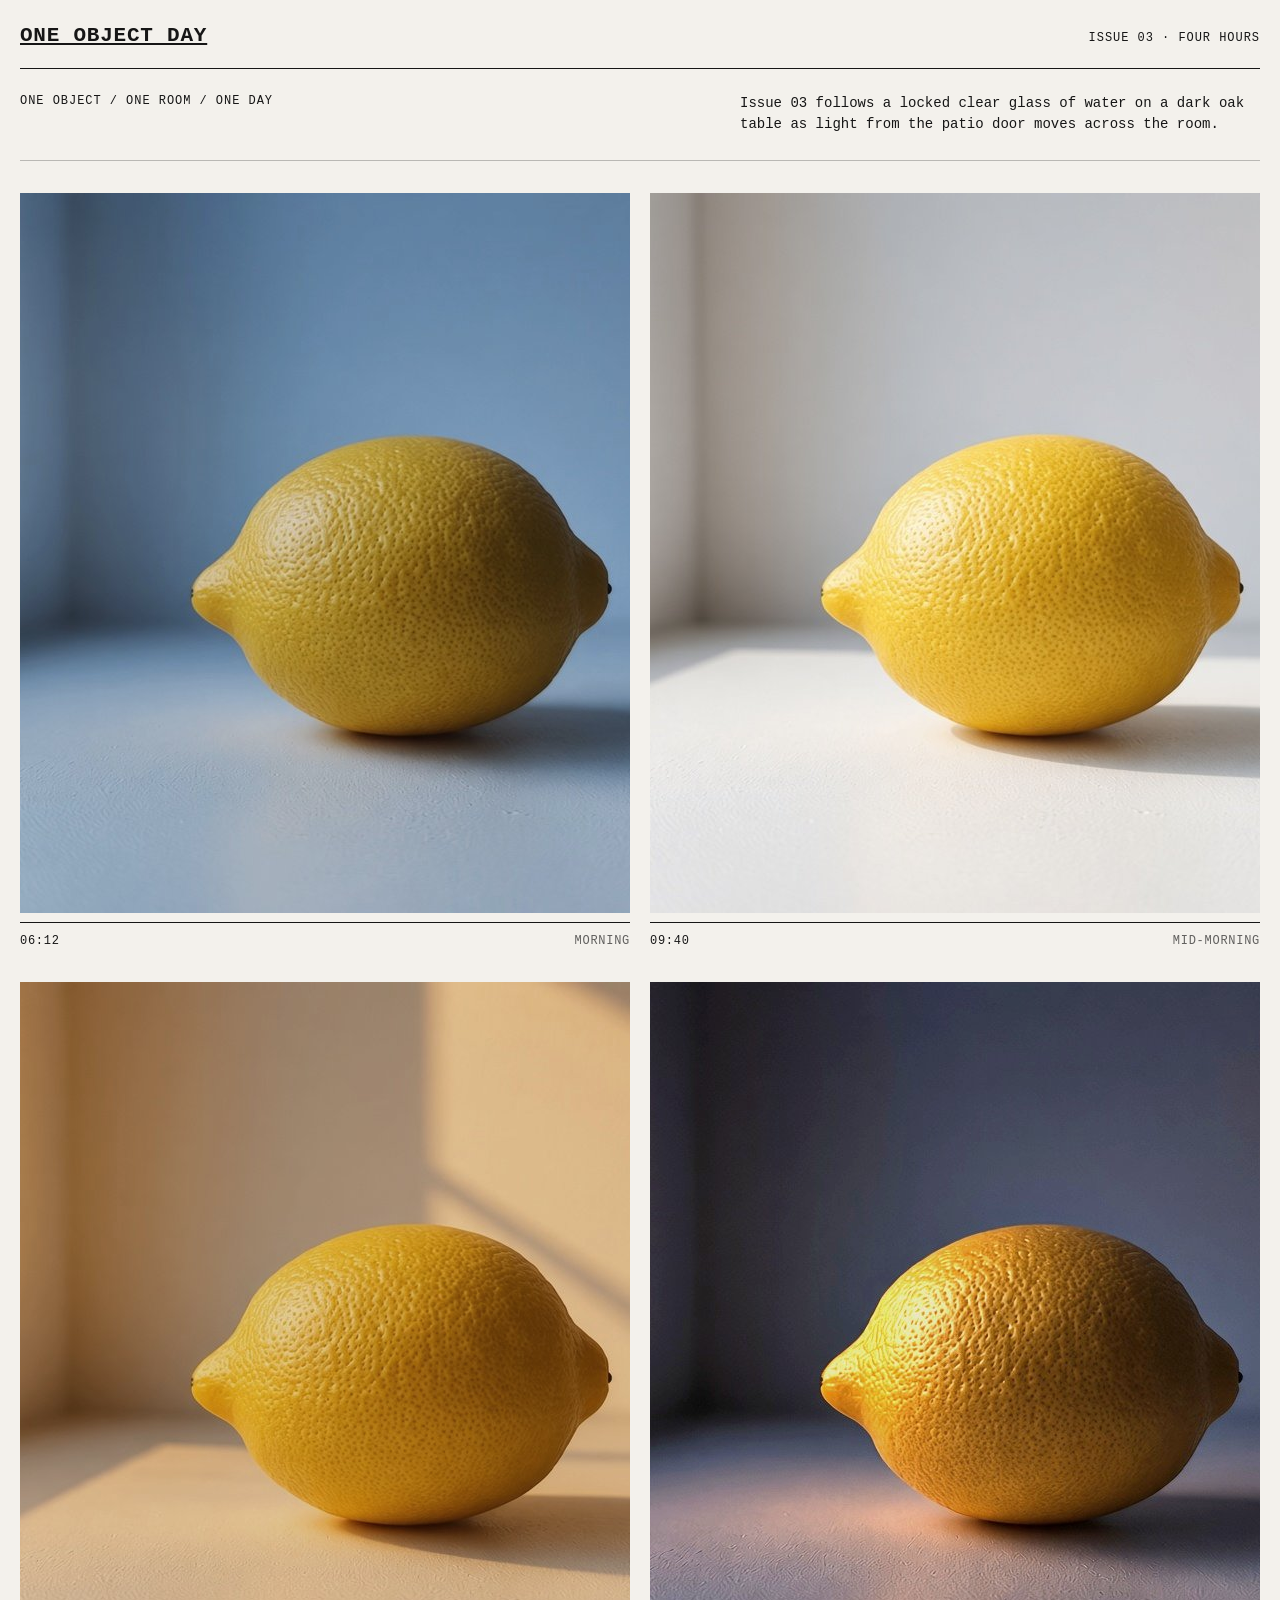
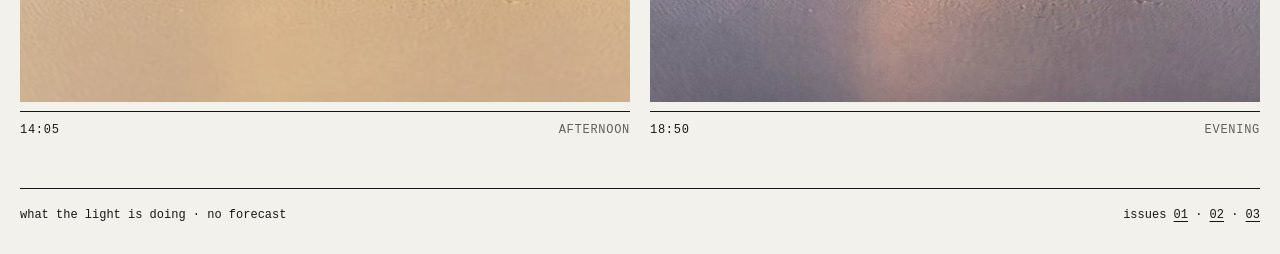
<file: index.html>
<!doctype html>
<html lang="en">
<head>
  <meta charset="utf-8">
  <meta name="viewport" content="width=device-width, initial-scale=1">
  <title>Issue 03 — One Object Day</title>
  <meta name="description" content="One object, observed over four hours of light.">
  <meta property="og:title" content="Issue 03 — One Object Day">
  <meta property="og:description" content="A clear glass of water on a dark oak table, observed across four hours of light from a patio door.">
  <meta property="og:type" content="website">
  <meta property="og:image" content="https://one-object-day.vercel.app/og-morning.jpg">
  <link rel="stylesheet" href="style.css">
</head>
<body>
  <div class="site-shell">
    <header class="site-header">
      <a class="masthead" href="./">One Object Day</a>
      <p class="issue-mark">issue 03 · four hours</p>
    </header>
    <main>
      <section class="intro" aria-label="Issue introduction">
        <p class="kicker">One object / one room / one day</p>
        <p>Issue 03 follows a locked clear glass of water on a dark oak table as light from the patio door moves across the room.</p>
      </section>
      <section class="day-grid" aria-label="Four parts of the day">
      <figure class="day-part">
        <a href="morning.jpg" aria-label="06:12 morning">
          <img src="morning.jpg" alt="The same clear glass of water on the oak table, morning." loading="eager" width="1280" height="720">
        </a>
        <figcaption class="caption"><span>06:12</span><span>morning</span></figcaption>
      </figure>
      <figure class="day-part">
        <a href="mid-morning.jpg" aria-label="09:40 mid-morning">
          <img src="mid-morning.jpg" alt="The same clear glass of water on the oak table, mid-morning." loading="lazy" width="1280" height="720">
        </a>
        <figcaption class="caption"><span>09:40</span><span>mid-morning</span></figcaption>
      </figure>
      <figure class="day-part">
        <a href="afternoon.jpg" aria-label="14:05 afternoon">
          <img src="afternoon.jpg" alt="The same clear glass of water on the oak table, afternoon." loading="lazy" width="1280" height="720">
        </a>
        <figcaption class="caption"><span>14:05</span><span>afternoon</span></figcaption>
      </figure>
      <figure class="day-part">
        <a href="evening.jpg" aria-label="18:50 evening">
          <img src="evening.jpg" alt="The same clear glass of water on the oak table, evening." loading="lazy" width="1280" height="720">
        </a>
        <figcaption class="caption"><span>18:50</span><span>evening</span></figcaption>
      </figure>
      </section>
    </main>
    <footer class="site-footer">
      <p>what the light is doing · no forecast</p>
      <p>issues <a href="./01/">01</a> · <a href="./02/">02</a> · <a href="./03/">03</a></p>
    </footer>
  </div>
</body>
</html>
</file>
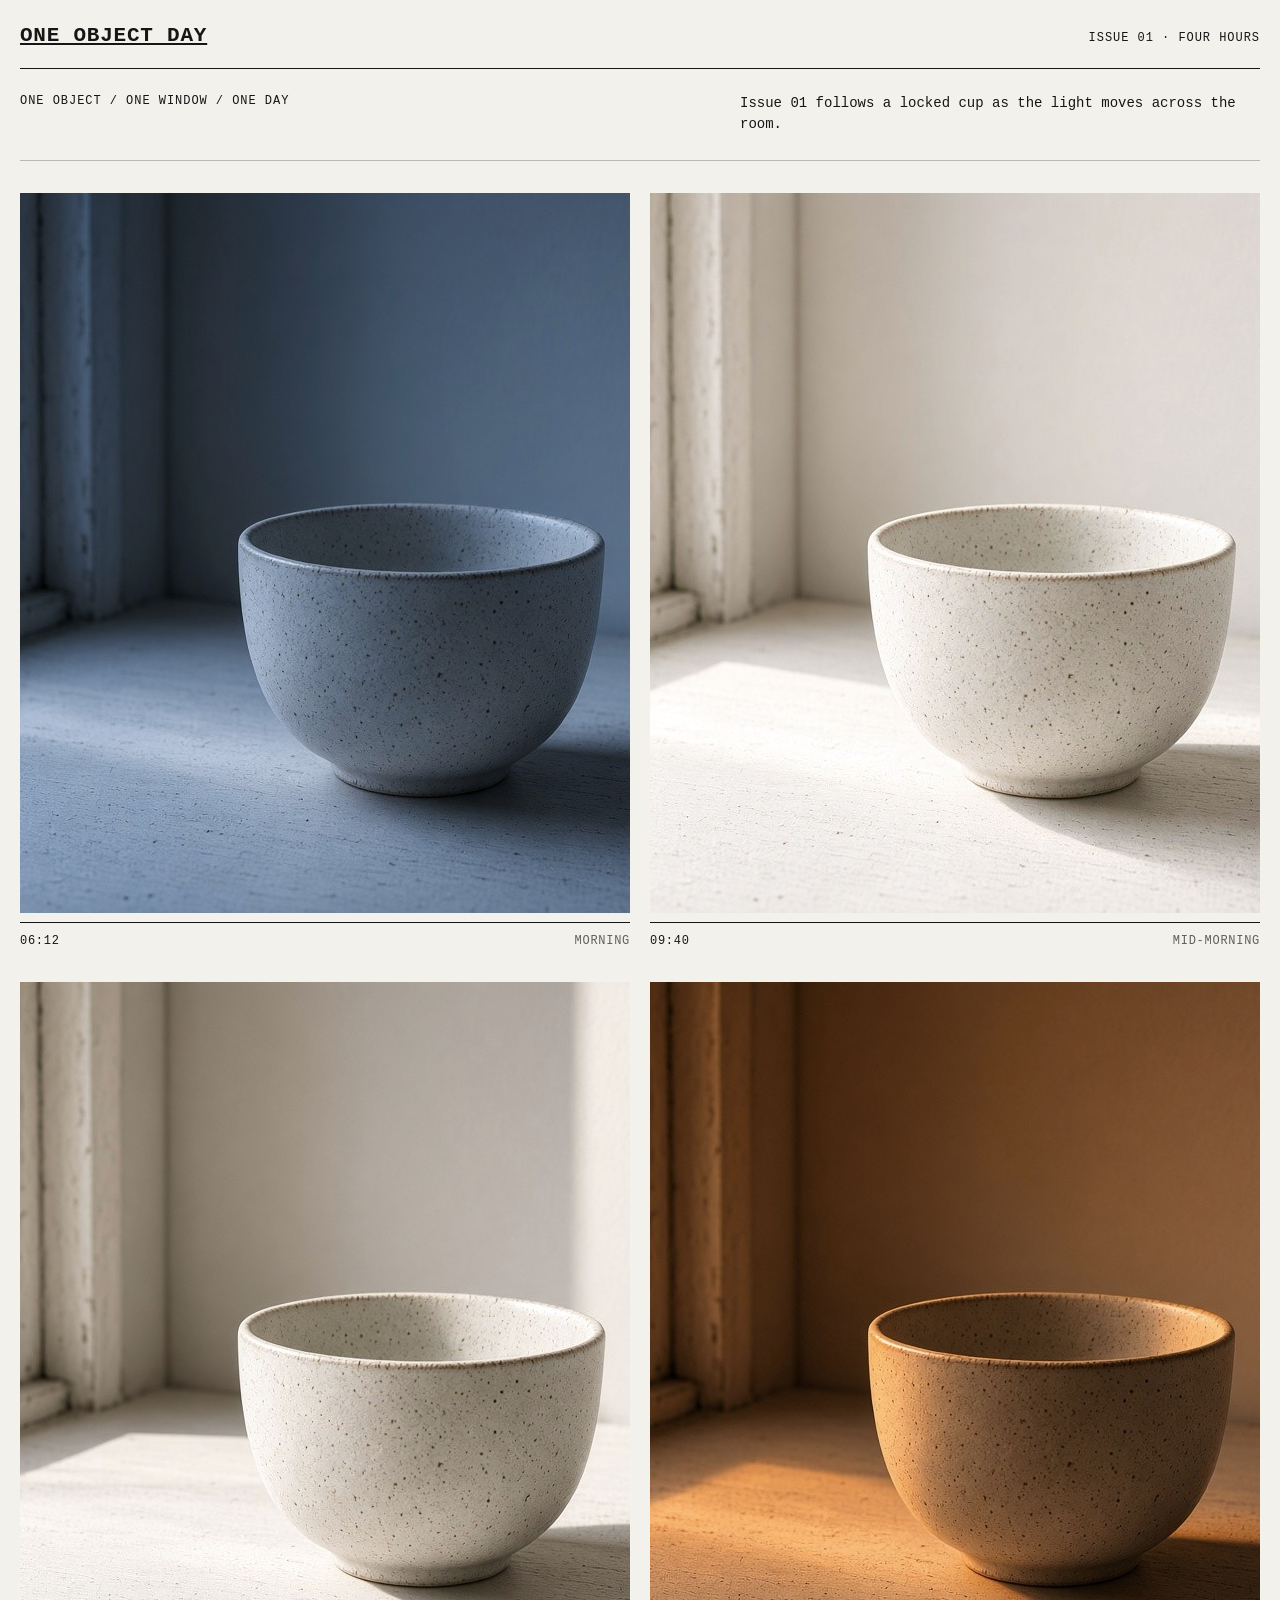
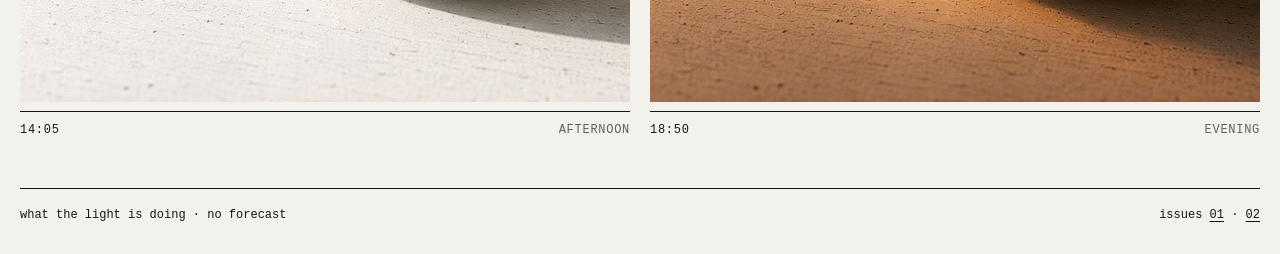
<file: 01/index.html>
<!doctype html>
<html lang="en">
<head>
  <meta charset="utf-8">
  <meta name="viewport" content="width=device-width, initial-scale=1">
  <title>Issue 01 — One Object Day</title>
  <meta name="description" content="One object, observed by the window over four hours.">
  <meta property="og:title" content="Issue 01 — One Object Day">
  <meta property="og:description" content="One object, observed by the window over four hours.">
  <meta property="og:type" content="website">
  <meta property="og:image" content="https://one-object-day.vercel.app/01/morning.jpg">
  <link rel="stylesheet" href="../style.css">
</head>
<body>
  <div class="site-shell">
    <header class="site-header">
      <a class="masthead" href="../">One Object Day</a>
      <p class="issue-mark">issue 01 · four hours</p>
    </header>
    <main>
      <section class="intro" aria-label="Issue introduction">
        <p class="kicker">One object / one window / one day</p>
        <p>Issue 01 follows a locked cup as the light moves across the room.</p>
      </section>
      <section class="day-grid" aria-label="Four parts of the day">
      <figure class="day-part">
        <a href="morning.jpg" aria-label="06:12 morning">
          <img src="morning.jpg" alt="The same cup by the window, morning." loading="eager" width="1280" height="720">
        </a>
        <figcaption class="caption"><span>06:12</span><span>morning</span></figcaption>
      </figure>
      <figure class="day-part">
        <a href="mid-morning.jpg" aria-label="09:40 mid-morning">
          <img src="mid-morning.jpg" alt="The same cup by the window, mid-morning." loading="lazy" width="1280" height="720">
        </a>
        <figcaption class="caption"><span>09:40</span><span>mid-morning</span></figcaption>
      </figure>
      <figure class="day-part">
        <a href="afternoon.jpg" aria-label="14:05 afternoon">
          <img src="afternoon.jpg" alt="The same cup by the window, afternoon." loading="lazy" width="1280" height="720">
        </a>
        <figcaption class="caption"><span>14:05</span><span>afternoon</span></figcaption>
      </figure>
      <figure class="day-part">
        <a href="evening.jpg" aria-label="18:50 evening">
          <img src="evening.jpg" alt="The same cup by the window, evening." loading="lazy" width="1280" height="720">
        </a>
        <figcaption class="caption"><span>18:50</span><span>evening</span></figcaption>
      </figure>
      </section>
    </main>
    <footer class="site-footer">
      <p>what the light is doing · no forecast</p>
      <p>issues <a href="./">01</a> · <a href="../02/">02</a></p>
    </footer>
  </div>
</body>
</html>
</file>
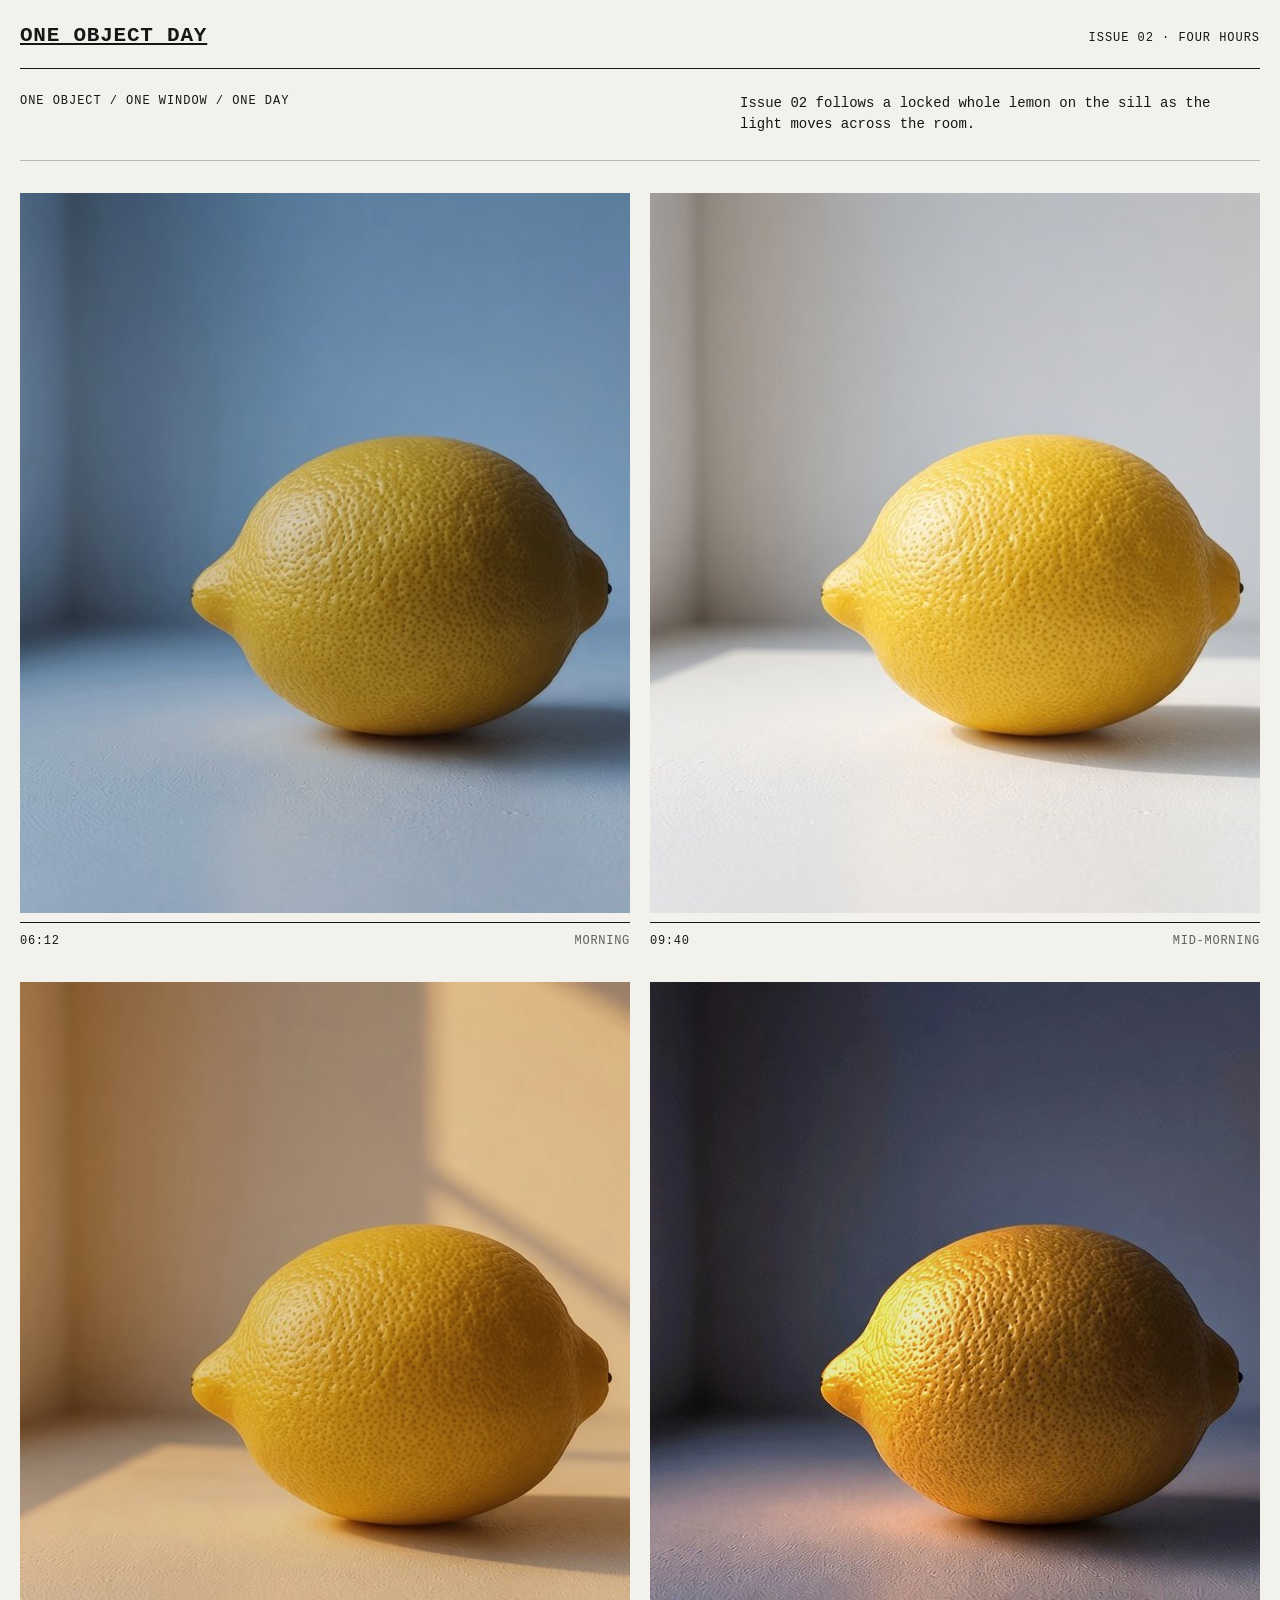
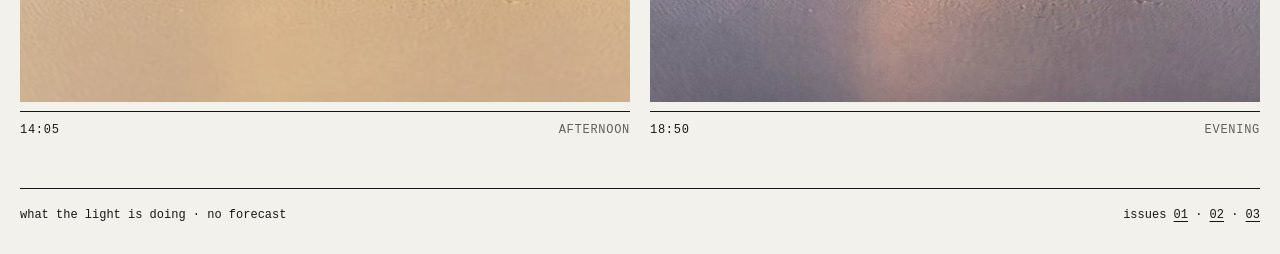
<file: 02/index.html>
<!doctype html>
<html lang="en">
<head>
  <meta charset="utf-8">
  <meta name="viewport" content="width=device-width, initial-scale=1">
  <title>Issue 02 — One Object Day</title>
  <meta name="description" content="One object, observed by the window over four hours.">
  <meta property="og:title" content="Issue 02 — One Object Day">
  <meta property="og:description" content="A whole lemon on the sill, observed across four hours of light.">
  <meta property="og:type" content="website">
  <meta property="og:image" content="https://one-object-day.vercel.app/02/og-morning.jpg">
  <link rel="stylesheet" href="../style.css">
</head>
<body>
  <div class="site-shell">
    <header class="site-header">
      <a class="masthead" href="../">One Object Day</a>
      <p class="issue-mark">issue 02 · four hours</p>
    </header>
    <main>
      <section class="intro" aria-label="Issue introduction">
        <p class="kicker">One object / one window / one day</p>
        <p>Issue 02 follows a locked whole lemon on the sill as the light moves across the room.</p>
      </section>
      <section class="day-grid" aria-label="Four parts of the day">
      <figure class="day-part">
        <a href="morning.jpg" aria-label="06:12 morning">
          <img src="morning.jpg" alt="The same whole lemon on the sill by the window, morning." loading="eager" width="1280" height="720">
        </a>
        <figcaption class="caption"><span>06:12</span><span>morning</span></figcaption>
      </figure>
      <figure class="day-part">
        <a href="mid-morning.jpg" aria-label="09:40 mid-morning">
          <img src="mid-morning.jpg" alt="The same whole lemon on the sill by the window, mid-morning." loading="lazy" width="1280" height="720">
        </a>
        <figcaption class="caption"><span>09:40</span><span>mid-morning</span></figcaption>
      </figure>
      <figure class="day-part">
        <a href="afternoon.jpg" aria-label="14:05 afternoon">
          <img src="afternoon.jpg" alt="The same whole lemon on the sill by the window, afternoon." loading="lazy" width="1280" height="720">
        </a>
        <figcaption class="caption"><span>14:05</span><span>afternoon</span></figcaption>
      </figure>
      <figure class="day-part">
        <a href="evening.jpg" aria-label="18:50 evening">
          <img src="evening.jpg" alt="The same whole lemon on the sill by the window, evening." loading="lazy" width="1280" height="720">
        </a>
        <figcaption class="caption"><span>18:50</span><span>evening</span></figcaption>
      </figure>
      </section>
    </main>
    <footer class="site-footer">
      <p>what the light is doing · no forecast</p>
      <p>issues <a href="../01/">01</a> · <a href="./">02</a> · <a href="../03/">03</a></p>
    </footer>
  </div>
</body>
</html>
</file>
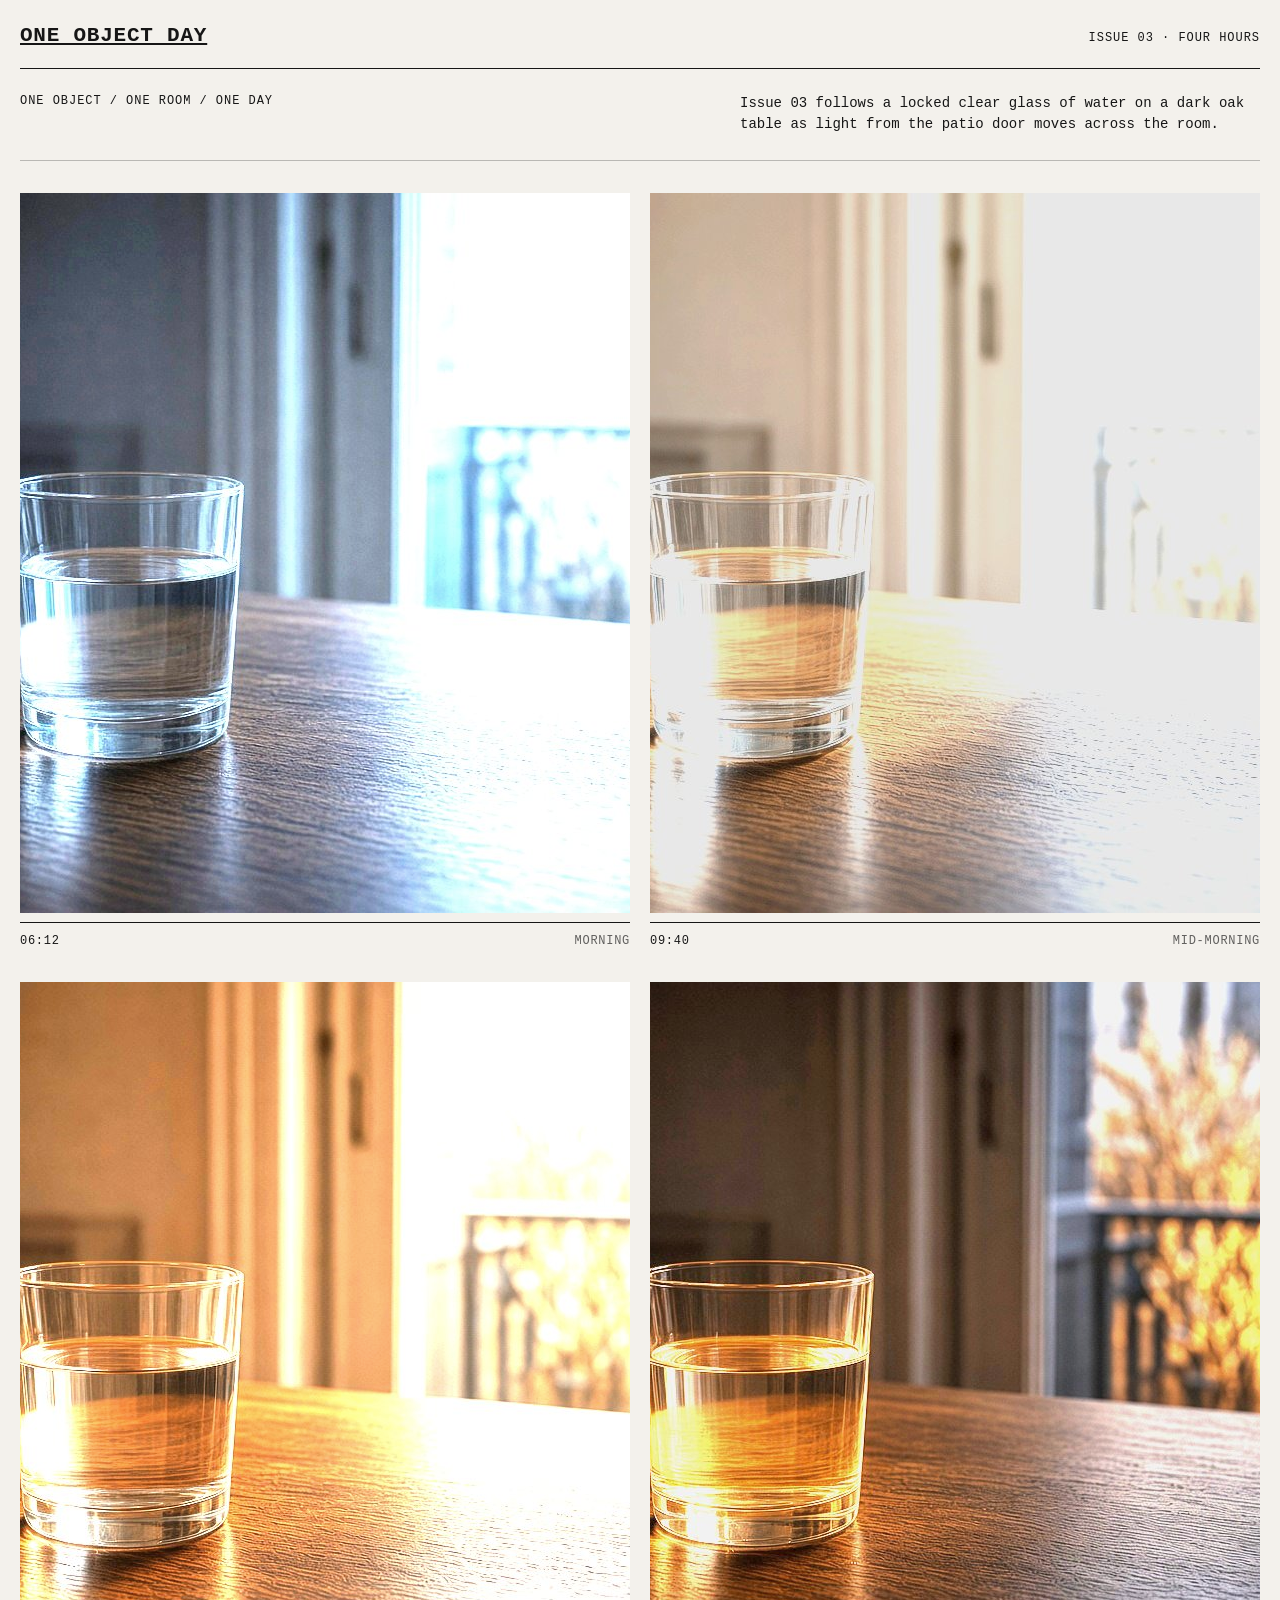
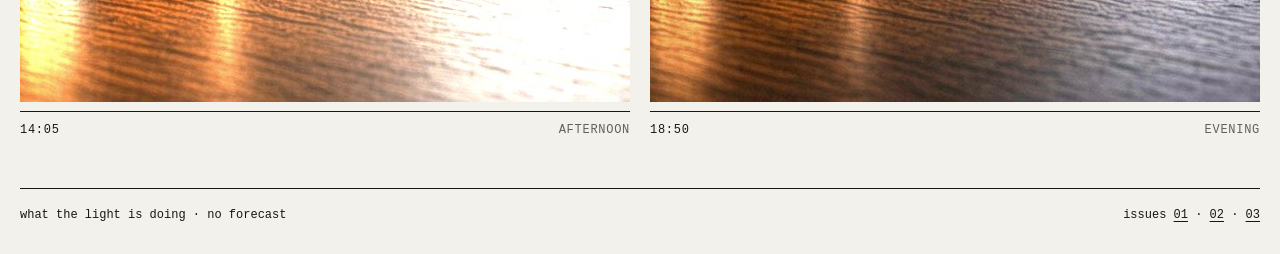
<file: 03/index.html>
<!doctype html>
<html lang="en">
<head>
  <meta charset="utf-8">
  <meta name="viewport" content="width=device-width, initial-scale=1">
  <title>Issue 03 — One Object Day</title>
  <meta name="description" content="One object, observed over four hours of light.">
  <meta property="og:title" content="Issue 03 — One Object Day">
  <meta property="og:description" content="A clear glass of water on a dark oak table, observed across four hours of light from a patio door.">
  <meta property="og:type" content="website">
  <meta property="og:image" content="https://one-object-day.vercel.app/03/og-morning.jpg">
  <link rel="stylesheet" href="../style.css">
</head>
<body>
  <div class="site-shell">
    <header class="site-header">
      <a class="masthead" href="../">One Object Day</a>
      <p class="issue-mark">issue 03 · four hours</p>
    </header>
    <main>
      <section class="intro" aria-label="Issue introduction">
        <p class="kicker">One object / one room / one day</p>
        <p>Issue 03 follows a locked clear glass of water on a dark oak table as light from the patio door moves across the room.</p>
      </section>
      <section class="day-grid" aria-label="Four parts of the day">
      <figure class="day-part">
        <a href="morning.jpg" aria-label="06:12 morning">
          <img src="morning.jpg" alt="The same clear glass of water on the oak table, morning." loading="eager" width="1280" height="720">
        </a>
        <figcaption class="caption"><span>06:12</span><span>morning</span></figcaption>
      </figure>
      <figure class="day-part">
        <a href="mid-morning.jpg" aria-label="09:40 mid-morning">
          <img src="mid-morning.jpg" alt="The same clear glass of water on the oak table, mid-morning." loading="lazy" width="1280" height="720">
        </a>
        <figcaption class="caption"><span>09:40</span><span>mid-morning</span></figcaption>
      </figure>
      <figure class="day-part">
        <a href="afternoon.jpg" aria-label="14:05 afternoon">
          <img src="afternoon.jpg" alt="The same clear glass of water on the oak table, afternoon." loading="lazy" width="1280" height="720">
        </a>
        <figcaption class="caption"><span>14:05</span><span>afternoon</span></figcaption>
      </figure>
      <figure class="day-part">
        <a href="evening.jpg" aria-label="18:50 evening">
          <img src="evening.jpg" alt="The same clear glass of water on the oak table, evening." loading="lazy" width="1280" height="720">
        </a>
        <figcaption class="caption"><span>18:50</span><span>evening</span></figcaption>
      </figure>
      </section>
    </main>
    <footer class="site-footer">
      <p>what the light is doing · no forecast</p>
      <p>issues <a href="../01/">01</a> · <a href="../02/">02</a> · <a href="./">03</a></p>
    </footer>
  </div>
</body>
</html>
</file>
<file: style.css>
:root {
  --paper: #f3f1ec;
  --ink: #161616;
  --rule: rgba(22, 22, 22, 0.26);
  color-scheme: light;
  font-family: "Courier New", Courier, monospace;
  background: var(--paper);
  color: var(--ink);
}

* { box-sizing: border-box; }

html { background: var(--paper); }

body {
  margin: 0;
  min-width: 320px;
  background: var(--paper);
  color: var(--ink);
  font-size: 14px;
  line-height: 1.45;
}

a { color: inherit; }

a:focus-visible {
  outline: 2px solid var(--ink);
  outline-offset: 5px;
}

.site-shell {
  width: min(100% - 40px, 1440px);
  margin: 0 auto;
}

.site-header {
  display: flex;
  justify-content: space-between;
  align-items: baseline;
  gap: 24px;
  padding: 25px 0 21px;
  border-bottom: 1px solid var(--ink);
  text-transform: uppercase;
  letter-spacing: 0.055em;
}

.masthead {
  margin: 0;
  font-size: clamp(14px, 1.7vw, 21px);
  line-height: 1;
  font-weight: 700;
}

.issue-mark {
  margin: 0;
  font-size: 12px;
  white-space: nowrap;
  letter-spacing: 0.08em;
}

.intro {
  display: flex;
  justify-content: space-between;
  gap: 32px;
  padding: 24px 0 26px;
  border-bottom: 1px solid var(--rule);
}

.intro p {
  max-width: 520px;
  margin: 0;
}

.intro .kicker {
  max-width: none;
  font-size: 12px;
  text-transform: uppercase;
  letter-spacing: 0.08em;
}

.day-grid {
  display: grid;
  grid-template-columns: repeat(2, minmax(0, 1fr));
  gap: 32px 20px;
  padding: 32px 0 48px;
}

.day-part {
  min-width: 0;
  margin: 0;
}

.day-part a {
  display: block;
  text-decoration: none;
}

.day-part img {
  display: block;
  width: 100%;
  aspect-ratio: 16 / 9;
  object-fit: cover;
  background: #e8e5de;
  filter: saturate(0.92);
  transition: opacity 160ms ease;
}

.day-part a:hover img { opacity: 0.82; }

.caption {
  display: flex;
  justify-content: space-between;
  gap: 16px;
  padding-top: 10px;
  border-top: 1px solid var(--ink);
  margin-top: 9px;
  font-size: 12px;
  text-transform: uppercase;
  letter-spacing: 0.06em;
}

.caption span:last-child { color: rgba(22, 22, 22, 0.66); }

.site-footer {
  display: flex;
  justify-content: space-between;
  gap: 24px;
  padding: 18px 0 30px;
  border-top: 1px solid var(--ink);
  font-size: 12px;
}

.site-footer p { margin: 0; }
.site-footer a { text-decoration-thickness: 1px; text-underline-offset: 3px; }

@media (max-width: 700px) {
  .site-shell { width: min(100% - 28px, 1440px); }
  .site-header { display: block; padding-top: 19px; }
  .issue-mark { margin-top: 12px; }
  .intro { display: block; padding: 18px 0 20px; }
  .intro .kicker { margin-bottom: 13px; }
  .day-grid { grid-template-columns: 1fr; gap: 28px; padding-top: 24px; }
  .site-footer { display: block; }
  .site-footer p + p { margin-top: 10px; }
}
</file>
